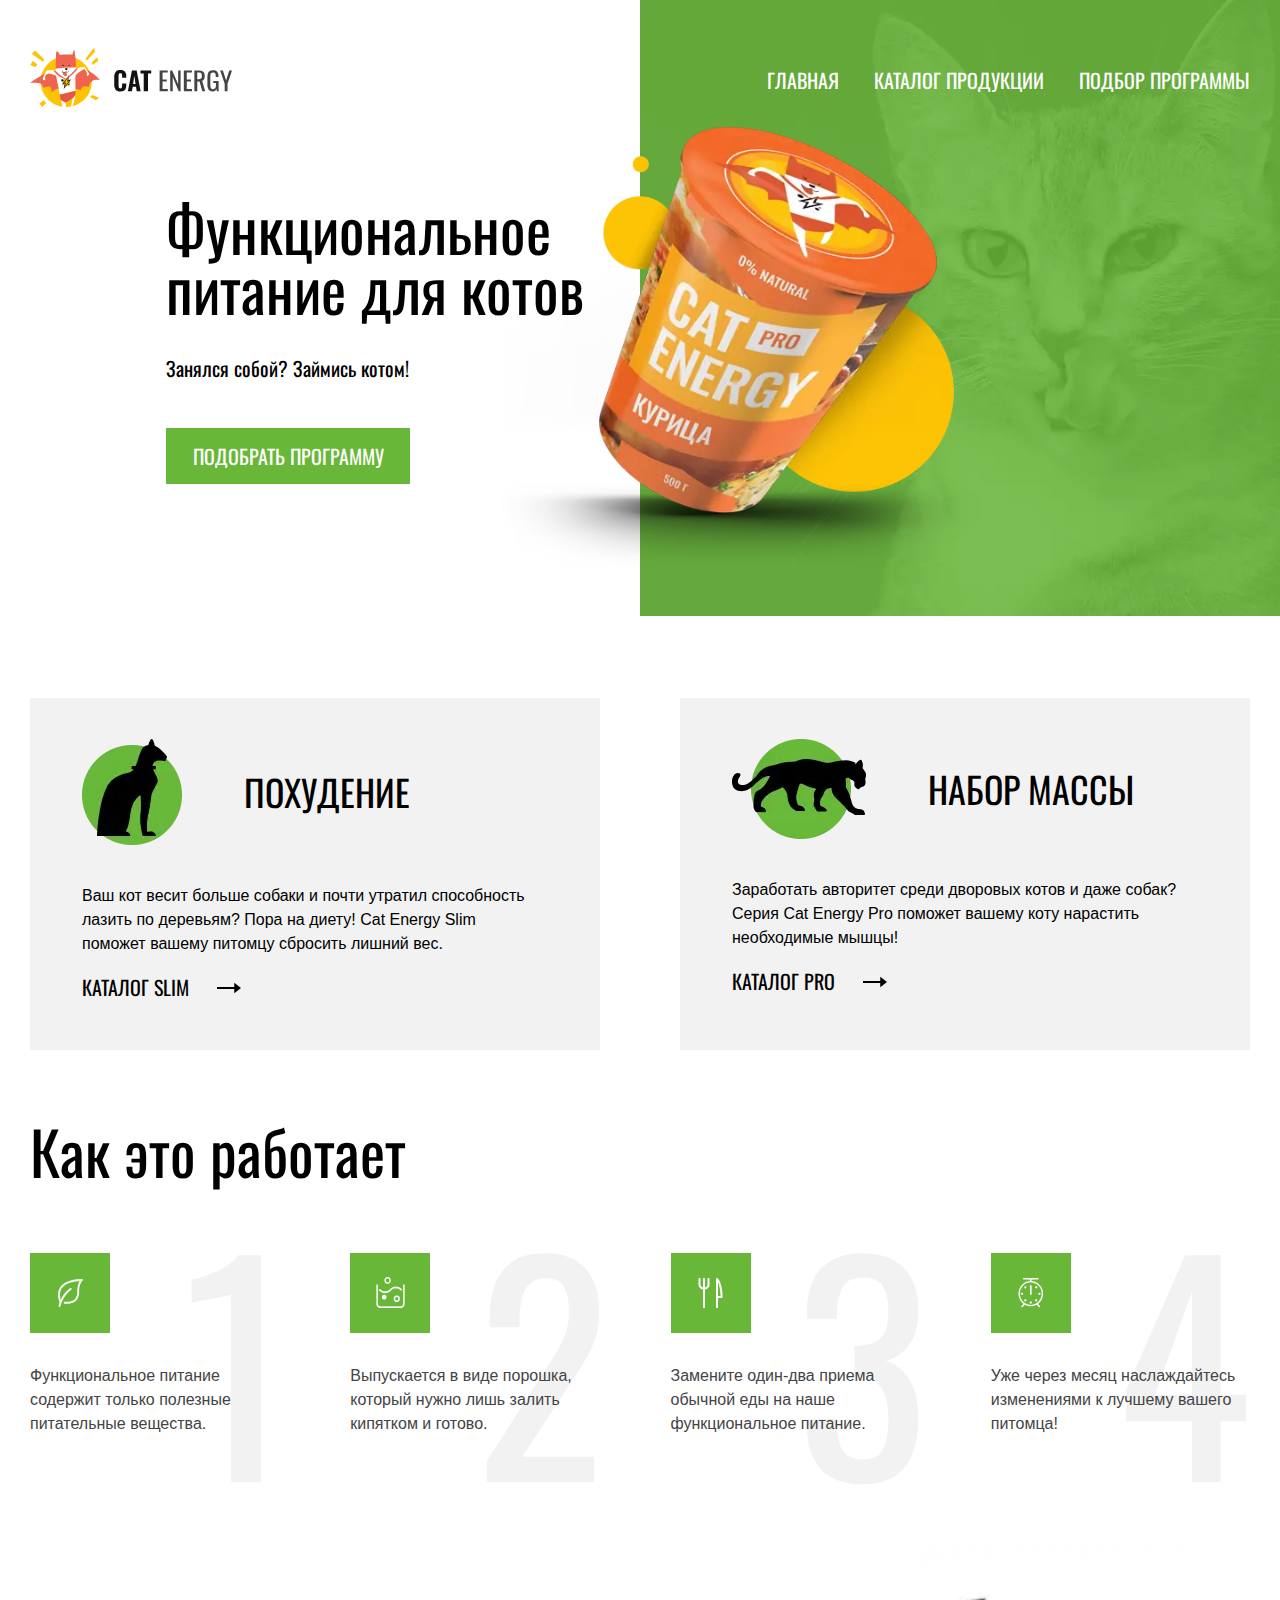
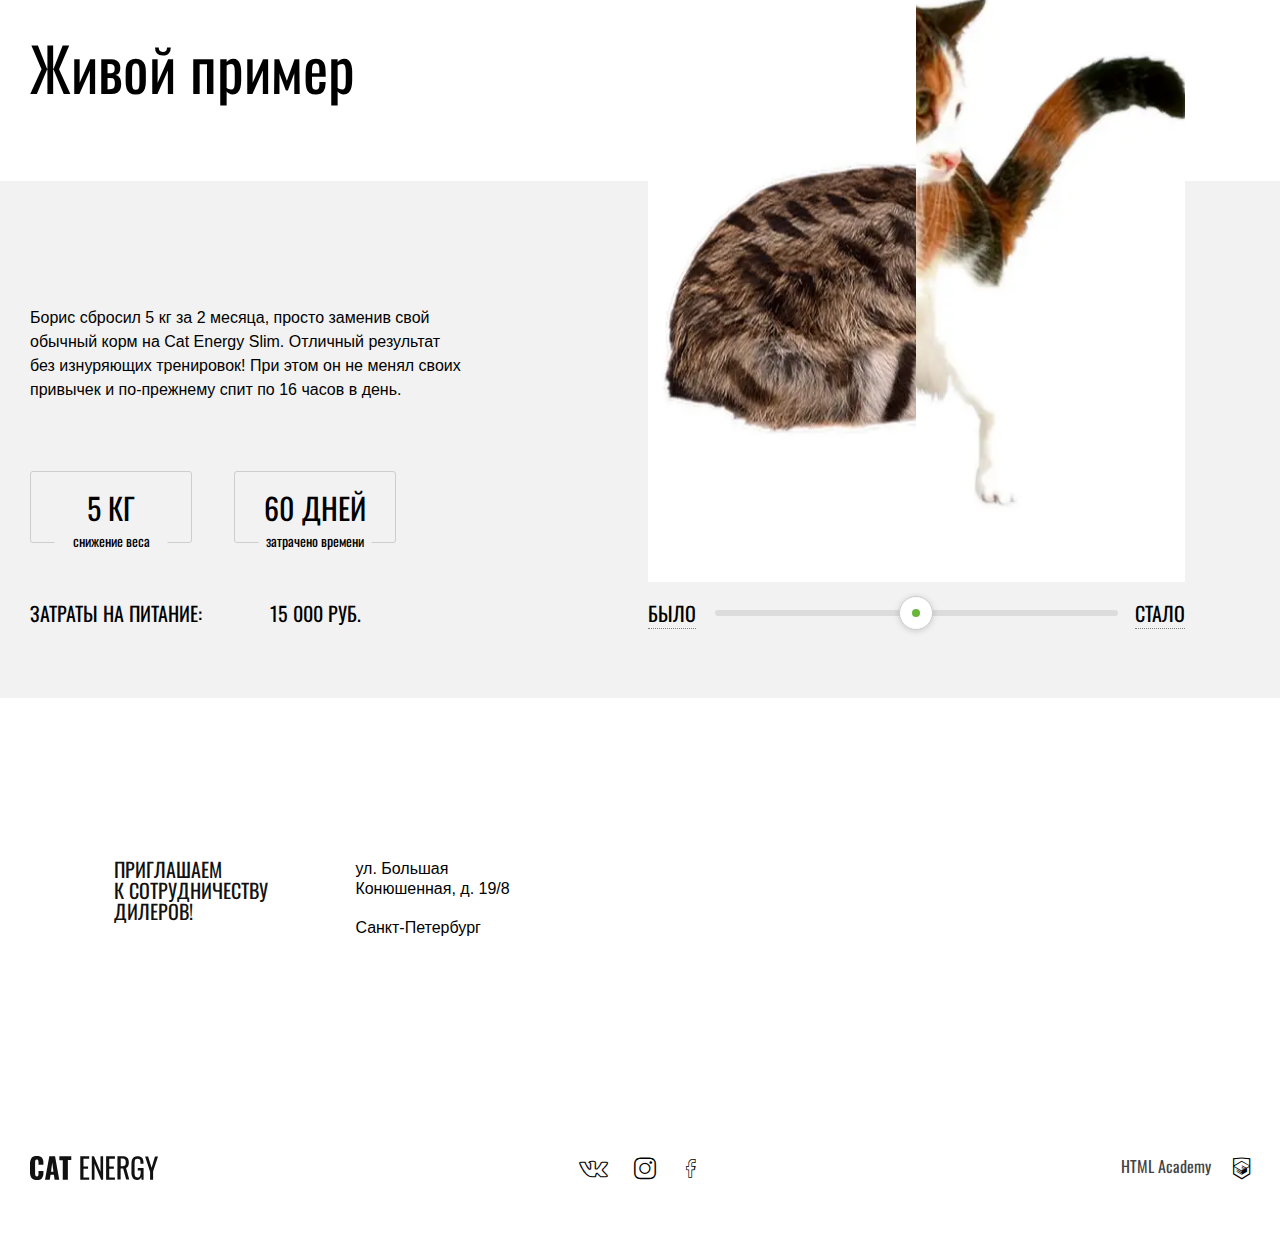
<file: index.html>
<!DOCTYPE html>
<html lang="ru">

<head>
	<title>Cats energy</title>
	<meta charset="UTF-8">
	<meta name="format-detection" content="telephone=no">
	<!-- <style>body{opacity: 0;}</style> -->
	<link rel="stylesheet" href="css/style.min.css?_v=20220719160105">
	<!--<link rel="shortcut icon" href="favicon.ico">-->
	<!-- <meta name="robots" content="noindex, nofollow"> -->
	<meta name="viewport" content="width=device-width, initial-scale=1.0">
	<script src="https://api-maps.yandex.ru/2.1/?apikey=ваш API-ключ&lang=ru_RU&_v=20220719160105">
	</script>
</head>

<body>
	<div class="wrapper">
		<header class="header">
			<div class="header__container ">
				<a href="" class="header__logo">
					<img src="img/header/logo.svg" alt="">
				</a>
				<a href="" class="header__logo-tablet">
					<img src="img/header/logo-tablet.svg" alt="">
				</a>
				<a href="" class="header__logo-mobile__img ">
					<img src="img/header/logo-mobile-image.svg" alt="">
				</a>
				<a href="" class="header__logo-mobile__text">
					<img src="img/header/logo-mobile-text.svg" alt="">
				</a>
				<div class="header__menu menu">
					<nav class="menu__body">
						<ul class="menu__list">
							<li class="menu__item"><a href="#" class="menu__link">главная</a></li>
							<li class="menu__item"><a href="#" class="menu__link">каталог продукции</a></li>
							<li class="menu__item"><a href="#" class="menu__link">подбор программы</a></li>
						</ul>
					</nav>
					<button type="button" class="menu__icon icon-menu"><span></span></button>
				</div>
			</div>
		</header>
		<main class="page">
			<section class="page__cart cart">
				<div class="cart__body __container">
					<div class="cart__content">
						<h1 class="cart__title">Функциональное <br> питание для котов</h1>
						<div class="cart__slogan">Занялся собой? Займись котом!</div>
						<a href="" class="cart__link">подобрать программу</a>
					</div>
					<div class="cart__img-tablet -ibg">
						<picture><source srcset="img/main/cat-cart.webp" type="image/webp"><img src="img/main/cat-cart.png" alt=""></picture>
					</div>
				</div>
				<div class="cart__back -ibg">
					<picture><source srcset="img/main/index-background-desktop.webp" type="image/webp"><img src="img/main/index-background-desktop.jpg" alt=""></picture>
					<div class="cart__img -ibg ">
						<picture><source srcset="img/main/cat-cart.webp" type="image/webp"><img src="img/main/cat-cart.png" alt=""></picture>
					</div>
				</div>
				<div class="cart__back-mobile -ibg">
					<picture><source srcset="img/main/index-background-mobile.webp" type="image/webp"><img src="img/main/index-background-mobile.jpg" alt=""></picture>
				</div>
			</section>
			<section class="page__weight weight">
				<div class="weight__body __container">
					<div class="weight__section">
						<div class="weight__tablet-left">
							<div class="weight__top">
								<div class="weight__img -ibg">
									<picture><source srcset="img/main/weight/cat_back.webp" type="image/webp"><img src="img/main/weight/cat_back.png" alt=""></picture>
								</div>
								<div class="weight__title">
									<h3 class="weight__text">похудение</h3>
								</div>
							</div>
							<div class="weight__midle">
								<p>Ваш кот весит больше собаки и почти утратил способность
									лазить по деревьям? Пора на диету! Cat Energy Slim поможет
									вашему питомцу сбросить лишний вес.</p>
							</div>
							<div class="weight__bottom">
								<a href="" class="weight__bottom-text .">каталог slim</a>
								<div class="weight__bottom-arrow">
									<img src="img/main/weight/arrow.svg" alt="">
								</div>
							</div>
						</div>
						<div class="weight__tablet-right">
							<picture><source srcset="img/main/weight/cat_back-tablet.webp" type="image/webp"><img src="img/main/weight/cat_back-tablet.png" alt=""></picture>
						</div>
					</div>
					<div class="weight__section weight__section_tiger">
						<div class="weight__tablet-left">
							<div class="weight__top">
								<div class="weight__img weight__img_tiger -ibg">
									<picture><source srcset="img/main/weight/tiger_back.webp" type="image/webp"><img src="img/main/weight/tiger_back.png" alt=""></picture>
								</div>
								<div class="weight__title">
									<h3 class="weight__text weight__text_massa">Набор Массы</h3>
								</div>
							</div>
							<div class="weight__midle">
								<p>Заработать авторитет среди дворовых котов и даже собак?
									Серия Cat Energy Pro поможет вашему коту нарастить
									необходимые мышцы!</p>
							</div>
							<div class="weight__bottom">
								<a href="" class="weight__bottom-text">каталог pro</a>
								<div class="weight__bottom-arrow">
									<img src="img/main/weight/arrow.svg" alt="">
								</div>
							</div>
						</div>
						<div class="weight__tablet-right">
							<picture><source srcset="img/main/weight/tiger_back-tablet.webp" type="image/webp"><img src="img/main/weight/tiger_back-tablet.png" alt=""></picture>
						</div>
					</div>
				</div>
			</section>
			<section class="page__how how">
				<div class="how__container">
					<div class="how__body">
						<h2 class="how__title">Как это работает</h2>
						<div class="how__features">
							<article class="how__property property">
								<div class="property__green"><picture><source srcset="img/main/how/1.webp" type="image/webp"><img src="img/main/how/1.png" alt=""></picture></div>
								<div class="property__text">Функциональное питание содержит только полезные питательные
									вещества.</div>
								<div class="property__order">1</div>
							</article>
							<article class="how__property property">
								<div class="property__green"><picture><source srcset="img/main/how/2.webp" type="image/webp"><img src="img/main/how/2.png" alt=""></picture></div>
								<div class="property__text">Выпускается в виде порошка,
									который нужно лишь залить
									кипятком и готово.</div>
								<div class="property__order">2</div>
							</article>
							<article class="how__property property">
								<div class="property__green"><picture><source srcset="img/main/how/3.webp" type="image/webp"><img src="img/main/how/3.png" alt=""></picture></div>
								<div class="property__text">Замените один-два приема
									обычной еды на наше
									функциональное питание.</div>
								<div class="property__order">3</div>
							</article>
							<article class="how__property property">
								<div class="property__green"><picture><source srcset="img/main/how/4.webp" type="image/webp"><img src="img/main/how/4.png" alt=""></picture></div>
								<div class="property__text">Уже через месяц наслаждайтесь изменениями к лучшему вашего питомца!
								</div>
								<div class="property__order">4</div>
							</article>
						</div>
					</div>
				</div>
			</section>
			<section class="page__example example">
				<h2 class="example__title __container">Живой пример</h2>
				<div class="example__body">
					<div class="example__container">
						<div class="example__live live">
							<div class="live__text">Борис сбросил 5 кг за 2 месяца, просто заменив свой обычный корм на Cat
								Energy Slim. Отличный результат без изнуряющих тренировок! При этом он не менял своих привычек и
								по-прежнему спит по 16 часов в день.</div>
							<div class="live__table">
								<div class="live__effect">
									<div class="live__section">
										<div class="live__what">5 КГ</div>
										<div class="live__bottom">снижение веса</div>
									</div>
									<div class="live__section">
										<div class="live__what">60 ДНЕЙ</div>
										<div class="live__bottom">затрачено времени</div>
									</div>
								</div>
								<div class="live__price">
									<span>Затраты на питание:</span>
									<span>15 000 РУБ.</span>
								</div>
							</div>
						</div>
						<div class="example__slider slider">
							<div class="slider__img">
								<div class="slider__before-img -ibg ">
									<picture><source srcset="img/main/exemple/05.webp" type="image/webp"><img src="img/main/exemple/05.png" alt=""></picture>
								</div>
								<div class="slider__after-img -ibg">
									<picture><source srcset="img/main/exemple/07.webp" type="image/webp"><img src="img/main/exemple/07.png" alt=""></picture>
								</div>
							</div>
							<div class="slider__time slider__time_left"><span>Было</span></div>
							<div class=slider__change>
								<div class="slider__mobile">
									<div class="slider__mobile-wrapper">
										<div class="slider__color"></div>
									</div>
								</div>
								<div class="slider__around"></div>
							</div>
							<div class="slider__time slider__time_right"><span>Стало</span></div>
						</div>
					</div>
				</div>
			</section>
			<section class="page__map map">
				<div class="map__content">
					<div class="map__dillers">приглашаем <br>к сотрудничеству<br>дилеров!</div>
					<div class="map__adress">
						<div class="map__sac">ул. Большая <br>Конюшенная, д. 19/8</div>
						<div class="map__sac">Санкт-Петербург</div>
					</div>
				</div>
				<div id="map-test" class="map__body">
				</div>
			</section>
		</main>
		<footer class="footer">
			<div class="footer__container">
				<div class="footer__logo">
					<img src="img/footer/footer-logo 2.svg" alt="">
				</div>
				<div class="footer__social">
					<div class="footer__vk _icon-vk"></div>
					<div class="footer__insta _icon-insta"></div>
					<div class="footer__fb _icon-fb-converted"></div>
				</div>
				<div class="footer__link">
					<div class="footer__text">HTML Academy</div>
					<div class="footer__logo-link _icon-html-academy"></div>
				</div>
			</div>
		</footer>
	</div>
	<!-- <div id="popup" aria-hidden="true" class="popup">
	<div class="popup__wrapper">
		<div class="popup__content">
			<button data-close type="button" class="popup__close">Закрыть</button>
			<div class="popup__text">
				Text
			</div>
		</div>
	</div>
</div> -->
	<script src="js/app.min.js?_v=20220719160105"></script>

</body>

</html>
</file>
<file: css/style.min.css>
@charset "UTF-8";@import url(https://fonts.googleapis.com/css?family=Oswald:regular,500&display=swap);@font-face{font-family:icons;font-display:swap;src:url(../fonts/icons.woff2) format("woff2"),url(../fonts/icons.woff) format("woff");font-weight:400;font-style:normal}[class*=_icon-]:before{font-family:icons;font-style:normal;font-weight:400;font-variant:normal;text-transform:none;line-height:1;-webkit-font-smoothing:antialiased;-moz-osx-font-smoothing:grayscale}[class*=_icon-]:before{display:block}._icon-vk:before{content:"\e900"}._icon-insta:before{content:"\e901"}._icon-fb-converted:before{content:"\e902"}._icon-html-academy:before{content:"\e903"}*{padding:0;margin:0;border:0}*,:after,:before{-webkit-box-sizing:border-box;box-sizing:border-box}body,html{height:100%;min-width:320px}body{color:#000;line-height:1;font-family:Oswald;font-size:1rem;-ms-text-size-adjust:100%;-moz-text-size-adjust:100%;-webkit-text-size-adjust:100%;-webkit-font-smoothing:antialiased;-moz-osx-font-smoothing:grayscale}button,input,textarea{font-family:Oswald;font-size:inherit}button{cursor:pointer;color:inherit;background-color:inherit}a{color:inherit}a:link,a:visited{text-decoration:none}a:hover{text-decoration:none}ul li{list-style:none}img{vertical-align:top}h1,h2,h3,h4,h5,h6{font-weight:inherit;font-size:inherit}.lock body{overflow:hidden;-ms-touch-action:none;touch-action:none}.wrapper{min-height:100%;display:-webkit-box;display:-ms-flexbox;display:flex;-webkit-box-orient:vertical;-webkit-box-direction:normal;-ms-flex-direction:column;flex-direction:column;overflow:hidden}.wrapper>main{-webkit-box-flex:1;-ms-flex:1 1 auto;flex:1 1 auto}.wrapper>*{min-width:0}[class*=__container]{max-width:76.25rem;-webkit-box-sizing:content-box;box-sizing:content-box;margin:0 auto;padding:0 .9375rem}[class*=-ibg]{position:relative}[class*=-ibg] img{position:absolute;width:100%;height:100%;top:0;left:0;-o-object-fit:cover;object-fit:cover}[class*=-ibg_contain] img{-o-object-fit:contain;object-fit:contain}.header{position:absolute;width:100%;top:0;left:0}.header__container{height:160px;display:-webkit-box;display:-ms-flexbox;display:flex;-webkit-box-align:center;-ms-flex-align:center;align-items:center;-webkit-box-pack:justify;-ms-flex-pack:justify;justify-content:space-between}.header__logo{-webkit-box-flex:0;-ms-flex:0 1 202px;flex:0 1 202px;-ms-flex-item-align:center;-ms-grid-row-align:center;align-self:center;margin-top:-5.5px}.header__menu{display:-webkit-box;display:-ms-flexbox;display:flex;-webkit-box-align:center;-ms-flex-align:center;align-items:center;position:relative;z-index:2}.menu__body{display:-webkit-box;display:-ms-flexbox;display:flex;-webkit-box-pack:center;-ms-flex-pack:center;justify-content:center;-webkit-box-align:center;-ms-flex-align:center;align-items:center}.menu__list{display:-webkit-box;display:-ms-flexbox;display:flex}.menu__item:not(:last-child){margin-right:35px}.menu__link{display:inline-block;font-size:20px;line-height:1.5;text-transform:uppercase;position:relative}.menu__link::after{display:block;position:absolute;bottom:0;content:"";height:2px;width:0%;background-color:#fff;-webkit-transition:width .3s ease-in-out;-o-transition:width .3s ease-in-out;transition:width .3s ease-in-out}.menu__link:hover::after{width:100%}.menu-open .menu__body{left:0}.icon-menu{display:none}.footer{height:159px}.footer__social{display:-webkit-box;display:-ms-flexbox;display:flex;font-size:22px}.footer__social div:not(:last-child){margin-right:25px}.footer__link{display:-webkit-box;display:-ms-flexbox;display:flex}.footer__text{font-size:16px;line-height:18px;margin-right:22px;color:#444}.footer__logo-link{font-size:22px}.page__cart{display:-webkit-box;display:-ms-flexbox;display:flex;-webkit-box-pack:justify;-ms-flex-pack:justify;justify-content:space-between;position:relative}.cart__body{position:relative;-webkit-box-flex:0;-ms-flex:0 1 50%;flex:0 1 50%}.cart__img{position:absolute;top:20.5%;left:-21.5%;padding-bottom:69.35%;width:76.667%}.cart__img-tablet{display:none}@supports (font-size:clamp(2.25rem ,1.7338709677rem + 2.5806451613vw ,3.75rem)){.cart__title{font-size:clamp(2.25rem ,1.7338709677rem + 2.5806451613vw ,3.75rem)}}@supports not (font-size:clamp(2.25rem ,1.7338709677rem + 2.5806451613vw ,3.75rem)){.cart__title{font-size:calc(2.25rem + 1.5 * (100vw - 20rem)/ 58.125)}}@supports (margin-bottom:clamp(1.25rem ,0.8198924731rem + 2.1505376344vw ,2.5rem)){.cart__title:not(:last-child){margin-bottom:clamp(1.25rem ,.8198924731rem + 2.1505376344vw ,2.5rem)}}@supports not (margin-bottom:clamp(1.25rem ,0.8198924731rem + 2.1505376344vw ,2.5rem)){.cart__title:not(:last-child){margin-bottom:calc(1.25rem + 1.25 * (100vw - 20rem)/ 58.125)}}@supports (font-size:clamp(0.875rem ,0.7459677419rem + 0.6451612903vw ,1.25rem)){.cart__slogan{font-size:clamp(.875rem ,.7459677419rem + .6451612903vw ,1.25rem)}}@supports not (font-size:clamp(0.875rem ,0.7459677419rem + 0.6451612903vw ,1.25rem)){.cart__slogan{font-size:calc(.875rem + .375 * (100vw - 20rem)/ 58.125)}}.cart__slogan:not(:last-child){margin-bottom:50px}.cart__link{font-size:20px;background:#68b738;text-align:center;text-transform:uppercase;display:inline-block;width:244px;display:-webkit-box;display:-ms-flexbox;display:flex;-webkit-box-align:center;-ms-flex-align:center;align-items:center;-webkit-box-pack:center;-ms-flex-pack:center;justify-content:center;height:56px;color:#fff}.cart__back{-webkit-box-flex:0;-ms-flex:0 0 50%;flex:0 0 50%;padding-bottom:48.16%}.cart__back-mobile{display:none}.page__weight{margin-top:82px}.weight__section{background:#f2f2f2;padding:41px 51px 55px 52px;-webkit-box-flex:0;-ms-flex:0 1 570px;flex:0 1 570px}.weight__section_tiger{padding:41px 51px 55px 52px}@supports (margin-right:clamp(0.0000000625rem ,-1.7204300235rem + 8.6021504301vw ,5rem)){.weight__section:not(:last-child){margin-right:clamp(.0000000625rem ,-1.7204300235rem + 8.6021504301vw ,5rem)}}@supports not (margin-right:clamp(0.0000000625rem ,-1.7204300235rem + 8.6021504301vw ,5rem)){.weight__section:not(:last-child){margin-right:calc(.0000000625rem + 4.9999999375 * (100vw - 20rem)/ 58.125)}}.weight__body{display:-webkit-box;display:-ms-flexbox;display:flex;-webkit-box-pack:justify;-ms-flex-pack:justify;justify-content:space-between}.weight__tablet-left{margin-right:17px}.weight__top{display:-webkit-box;display:-ms-flexbox;display:flex;-webkit-box-align:center;-ms-flex-align:center;align-items:center}.weight__top:not(:last-child){margin-bottom:39px}.weight__img{padding-bottom:23.556%;width:22.223%}@supports (margin-right:clamp(1.1875rem ,0.2627688172rem + 4.623655914vw ,3.875rem)){.weight__img{margin-right:clamp(1.1875rem ,.2627688172rem + 4.623655914vw ,3.875rem)}}@supports not (margin-right:clamp(1.1875rem ,0.2627688172rem + 4.623655914vw ,3.875rem)){.weight__img{margin-right:calc(1.1875rem + 2.6875 * (100vw - 20rem)/ 58.125)}}.weight__img_tiger{padding-bottom:22.225%;width:29.78%}.weight__tablet-right{display:none}.weight__title{font-size:36px;line-height:1;text-transform:uppercase}.weight__text_massa{white-space:nowrap}.weight__midle{font-family:Arial;font-style:normal;font-size:16px;line-height:1.5}.weight__midle:not(:last-child){margin-bottom:25px}.weight__bottom{display:-webkit-box;display:-ms-flexbox;display:flex;-webkit-box-align:center;-ms-flex-align:center;align-items:center}.weight__bottom-text{font-size:20px;line-height:.6666666667;text-transform:uppercase}@supports (margin-right:clamp(0.9375rem ,0.6579301075rem + 1.3978494624vw ,1.75rem)){.weight__bottom-text{margin-right:clamp(.9375rem ,.6579301075rem + 1.3978494624vw ,1.75rem)}}@supports not (margin-right:clamp(0.9375rem ,0.6579301075rem + 1.3978494624vw ,1.75rem)){.weight__bottom-text{margin-right:calc(.9375rem + .8125 * (100vw - 20rem)/ 58.125)}}.weight__bottom-arrow{display:-webkit-box;display:-ms-flexbox;display:flex;-webkit-box-align:center;-ms-flex-align:center;align-items:center}.page__how{margin-top:71px}.how__title{font-size:60px;line-height:1}.how__features{margin-top:72px;display:-ms-grid;display:grid;-ms-grid-columns:(1fr)[4];grid-template-columns:repeat(4,1fr);grid-auto-flow:row;grid-row-gap:90px;grid-column-gap:5%;-webkit-box-pack:justify;-ms-flex-pack:justify;justify-content:space-between}.how__property{position:relative}.property__green{width:80px;height:80px;background:#68b738;display:-webkit-box;display:-ms-flexbox;display:flex;-webkit-box-pack:center;-ms-flex-pack:center;justify-content:center;-webkit-box-align:center;-ms-flex-align:center;align-items:center;margin-bottom:31px}.property__text{font-size:16px;line-height:1.5;font-family:Arial,"Helvetica Neue",Helvetica,sans-serif;color:#444}.property__order{position:absolute;z-index:-1;right:0;top:-37px;color:#f2f2f2;font-size:280px}.page__example{padding-top:261px}.example__container{display:-webkit-box;display:-ms-flexbox;display:flex;-webkit-box-pack:justify;-ms-flex-pack:justify;justify-content:space-between;padding-bottom:75px;margin-top:-214px;-webkit-box-align:end;-ms-flex-align:end;align-items:flex-end}.example__body{position:relative}.example__body::before{content:"";width:100%;height:70%;position:absolute;bottom:0;left:0;background-color:#f2f2f2;z-index:-1}.example__title{margin-top:-60px;margin-bottom:76px;font-size:60px;line-height:1}.example__live{margin-top:70px;-webkit-box-flex:0;-ms-flex:0 1 36.017%;flex:0 1 36.017%}.example__slider{-webkit-box-flex:0;-ms-flex:0 1 54.7%;flex:0 1 54.7%;display:-ms-grid;display:grid;grid-template-areas:"a a a" "b c d";-ms-grid-columns:10% auto 10%;grid-template-columns:10% auto 10%;-webkit-box-align:center;-ms-flex-align:center;align-items:center;-webkit-box-pack:center;-ms-flex-pack:center;justify-content:center;justify-items:center}.live__text{font-family:Arial;font-style:normal;font-weight:400;font-size:16px;line-height:1.5;margin-bottom:69px}.live__effect{display:-webkit-box;display:-ms-flexbox;display:flex;margin-bottom:60px;-ms-flex-wrap:wrap;flex-wrap:wrap}.live__section{border:1px solid #cdcdcd;border-radius:3px;position:relative;z-index:1;-webkit-box-flex:0;-ms-flex:0 0 162px;flex:0 0 162px;height:72px;display:-webkit-box;display:-ms-flexbox;display:flex;-webkit-box-align:center;-ms-flex-align:center;align-items:center;-webkit-box-pack:center;-ms-flex-pack:center;justify-content:center}.live__section:not(:last-child){margin-right:42px}.live__what{font-size:30px;line-height:1.2333333333;text-align:center;position:relative;z-index:-1}.live__bottom{font-size:14px;line-height:1;text-align:center;position:absolute;z-index:2;top:88%;left:50%;-webkit-transform:translate(-50%);-ms-transform:translate(-50%);transform:translate(-50%);right:0;width:113px;background:#f2f2f2}.live__price{font-size:20px;line-height:1;text-transform:uppercase}.live__price span:first-child{margin-right:63px}.slider__img{-ms-grid-row:1;-ms-grid-column:1;-ms-grid-column-span:3;grid-area:a}@supports (width:clamp(19.4375rem ,14.5772849462rem + 24.3010752688vw ,33.5625rem)){.slider__img{width:clamp(19.4375rem ,14.5772849462rem + 24.3010752688vw ,33.5625rem)}}@supports not (width:clamp(19.4375rem ,14.5772849462rem + 24.3010752688vw ,33.5625rem)){.slider__img{width:calc(19.4375rem + 14.125 * (100vw - 20rem)/ 58.125)}}.slider__img img{width:100%;height:100%;display:block;-o-object-fit:cover;object-fit:cover}.slider__controls{display:-ms-grid;display:grid;-ms-grid-columns:50px auto 50px;grid-template-columns:50px auto 50px;grid-gap:15px;-webkit-box-align:center;-ms-flex-align:center;align-items:center;position:relative;top:6px;padding:0 10px 24px 10px}.slider__controls div{display:inline-block}.slider__time{font-size:20px;line-height:1.5;text-transform:uppercase}.slider__time span{border-bottom:1px dotted gray}.slider__time_left{-ms-grid-column-align:left;justify-self:left}.slider__time_right{-ms-grid-column-align:right;justify-self:right}.slider__before-img{position:absolute;left:0;top:0;overflow:hidden;z-index:2;width:50%;height:100%;padding-bottom:113.867%}.slider__after-img{left:0;top:0;overflow:hidden;height:100%;padding-bottom:113.867%}.slider__change{position:relative;height:6px;background:#dcdcdc;border-radius:6px;width:100%}.slider__mobile-wrapper{margin:0 6px;height:100%}.slider__color{background:#68b738;border-radius:6px;height:100%;width:50%}.slider__around{position:relative;left:50%;top:50%;border-radius:100%;width:34px;height:34px;-webkit-transform:translate(-50%,-50%);-ms-transform:translate(-50%,-50%);transform:translate(-50%,-50%);-webkit-filter:drop-shadow(0 1px 3px rgba(0, 0, 0, .16));filter:drop-shadow(0 1px 3px rgba(0, 0, 0, .16));background:#fff;border:1px solid #cdcdcd}.slider__around::after{content:"";position:absolute;background:#68b738;width:8px;height:8px;border-radius:100%;top:50%;left:50%;-webkit-transform:translate(-50%,-50%);-ms-transform:translate(-50%,-50%);transform:translate(-50%,-50%)}.page__map{position:relative}.map__body{width:100%;height:400px;position:relative}[class*=copyrights-pane]{display:none!important}.map__content{position:absolute;z-index:1;top:23.75%;left:3%;display:-webkit-box;display:-ms-flexbox;display:flex;gap:87px;-webkit-box-pack:justify;-ms-flex-pack:justify;justify-content:space-between;background:#fff;padding:0 69px 0 76px}@supports (padding-top:clamp(1.75rem ,0.9327956989rem + 4.0860215054vw ,4.125rem)){.map__content{padding-top:clamp(1.75rem ,.9327956989rem + 4.0860215054vw ,4.125rem)}}@supports not (padding-top:clamp(1.75rem ,0.9327956989rem + 4.0860215054vw ,4.125rem)){.map__content{padding-top:calc(1.75rem + 2.375 * (100vw - 20rem)/ 58.125)}}@supports (padding-bottom:clamp(1.375rem ,0.5793010753rem + 3.9784946237vw ,3.6875rem)){.map__content{padding-bottom:clamp(1.375rem ,.5793010753rem + 3.9784946237vw ,3.6875rem)}}@supports not (padding-bottom:clamp(1.375rem ,0.5793010753rem + 3.9784946237vw ,3.6875rem)){.map__content{padding-bottom:calc(1.375rem + 2.3125 * (100vw - 20rem)/ 58.125)}}.map__dillers{font-size:20px;line-height:1.05;color:#111;text-transform:uppercase}.map__sac{font-family:Arial,"Helvetica Neue",Helvetica,sans-serif;font-size:16px;line-height:1.25}.map__sac:not(:last-child){margin-bottom:19px}@media (min-width:47.99875em){.header__logo-mobile__img{display:none}.header__logo-mobile__text{display:none}.footer__container{display:-webkit-box;display:-ms-flexbox;display:flex;-webkit-box-pack:justify;-ms-flex-pack:justify;justify-content:space-between;-webkit-box-align:center;-ms-flex-align:center;align-items:center;padding:57.5px 30px}.slider__img{margin-bottom:23px;position:relative;height:100%}.slider__mobile{display:none}}@media (min-width:61.99875em){.header__logo-tablet{display:none}.menu__link{color:#fff}.cart__body{margin-top:15.49%;padding-right:3%;padding-left:13%;max-width:708px}.slider__time{-webkit-transform:translateY(5px);-ms-transform:translateY(5px);transform:translateY(5px)}.slider__change{-webkit-transform:translateY(5px);-ms-transform:translateY(5px);transform:translateY(5px)}}@media (max-width:61.99875em){.header__container{height:68px}.header__logo{display:none}.header__logo-tablet{display:block;margin-top:-5.5px}.menu__link{font-size:18px;line-height:.75}.menu__link::after{background-color:#68b738;bottom:-6px}.page__cart{display:block}.cart__img{display:none}.cart__img-tablet{display:block;padding-bottom:86.5%;position:absolute;width:96.1%;z-index:-1;top:67%}.cart__content{margin-top:140px;margin-left:10.2%;position:relative}.cart__back{display:none}.page__weight{margin-top:76%}.weight__section_tiger{padding:41px 28px 55px 52px}.weight__section{-webkit-box-flex:0;-ms-flex:0 0 auto;flex:0 0 auto;margin-right:0!important;display:-webkit-box;display:-ms-flexbox;display:flex}.weight__section:not(:last-child){margin-bottom:30px}.weight__body{display:block;padding:0 30px}.weight__img{display:none}.weight__tablet-right{display:block}.page__how{margin-top:45px}.how__features{-ms-grid-columns:246px 246px;grid-template-columns:246px 246px;-ms-grid-rows:auto auto;grid-template-rows:auto auto;-webkit-box-pack:center;-ms-flex-pack:center;justify-content:center;grid-column-gap:153px}.page__example{margin:0;padding-top:143px;position:relative}.page__example::before{content:"";position:absolute;width:100%;height:1px;background:#e6e6e6;top:-43px}.example__container{display:block;margin-top:0}.example__body::before{height:60%}.example__body{background:inherit}.example__title{margin-bottom:63px;margin-top:0}.live__table{display:-webkit-box;display:-ms-flexbox;display:flex;-webkit-box-pack:justify;-ms-flex-pack:justify;justify-content:space-between}.live__text{margin-bottom:54px}.live__effect{-ms-flex-wrap:inherit;flex-wrap:inherit}.live__bottom{background:#fff}.live__price span:first-child{display:block;margin:11px 0 9px 0}.live__price span:last-child{display:block;text-align:right}.map__content{position:relative;width:100%;top:0;left:0;padding-left:71px;padding-right:72px}}@media (max-width:61.99875em) and (max-width:47.99875em){.page__example::before{display:none}}@media (max-width:47.99875em){.header__container{height:68px}.header__logo-tablet{display:none}.menu__body{-webkit-transition:all .3s;-o-transition:all .3s;transition:all .3s;position:fixed;width:100%;height:89%;bottom:0;left:-100%;background-color:rgba(255,255,255,.932);overflow:auto;-webkit-transition:left .3s;-o-transition:left .3s;transition:left .3s;z-index:50;-webkit-box-align:start;-ms-flex-align:start;align-items:flex-start}.menu__list{-webkit-box-orient:vertical;-webkit-box-direction:normal;-ms-flex-direction:column;flex-direction:column}.menu__item{font-size:40px;margin-bottom:20px}.icon-menu{display:block;position:relative;width:1.875rem;height:1.125rem;cursor:pointer;z-index:5}.icon-menu span,.icon-menu::after,.icon-menu::before{content:"";-webkit-transition:all .3s ease 0s;-o-transition:all .3s ease 0s;transition:all .3s ease 0s;right:0;position:absolute;width:100%;height:.125rem;background-color:#000}.icon-menu::before{top:0}.icon-menu::after{bottom:0}.icon-menu span{top:calc(50% - .0625rem)}.menu-open .icon-menu span{width:0}.menu-open .icon-menu::before{top:calc(50% - .0625rem);-webkit-transform:rotate(-45deg);-ms-transform:rotate(-45deg);transform:rotate(-45deg)}.menu-open .icon-menu::after{bottom:calc(50% - .0625rem);-webkit-transform:rotate(45deg);-ms-transform:rotate(45deg);transform:rotate(45deg)}.footer{height:236px}.footer__logo{display:-webkit-box;display:-ms-flexbox;display:flex;-webkit-box-pack:center;-ms-flex-pack:center;justify-content:center;padding:39px 0 32px 0;border-bottom:1px solid #d9d9d9}.footer__social{-webkit-box-pack:center;-ms-flex-pack:center;justify-content:center;padding:20.5px 0;border-bottom:1px solid #d9d9d9;font-size:17px}.footer__link{-webkit-box-pack:justify;-ms-flex-pack:justify;justify-content:space-between;padding:22px 0;-webkit-box-align:center;-ms-flex-align:center;align-items:center}.footer__text{font-size:16px;line-height:18px}.footer__logo-link{font-size:34px}.cart__body{margin-top:68px}.cart__body{margin-top:68px;position:relative;z-index:1}.cart__img-tablet{width:85%;top:27.1vh}.cart__content{margin-top:95px}.cart__content{margin:0;padding-top:25px}.cart__title{line-height:36px;text-align:center;color:#fff}.cart__title{font-size:36px;color:#fff;text-align:center;line-height:1;margin-top:27px}.cart__slogan{line-height:14px;text-transform:uppercase;color:#fff;text-align:center}.cart__link{width:100%;height:40px;font-size:14px;line-height:18px;margin-top:104.2%}.cart__back{display:none}.cart__back-mobile{display:block;position:absolute;top:0;width:100%;z-index:0;padding-bottom:95.4%}.page__weight{margin-top:6.3%}.weight__section{padding:21px 33px 20px 20px}.weight__body{padding:0 20px}.weight__tablet-left{margin-right:0}.weight__top:not(:last-child){margin-bottom:22px}.weight__img{display:block;-webkit-box-flex:0;-ms-flex:0 0 auto;flex:0 0 auto;padding-bottom:23.35%;width:22.03%}.weight__img_tiger{padding-bottom:22.03%;width:29.52%}.weight__tablet-right{display:none}.weight__title{font-size:24px;line-height:37px}.weight__midle{font-size:14px;line-height:1.2857142857;padding-bottom:23px;border-bottom:1px solid #d9d9d9}.weight__midle:not(:last-child){margin-bottom:15px}.weight__bottom-text{font-size:16px;line-height:1}.page__how{margin-top:45px;margin-bottom:42px}.how__title{font-size:36px;line-height:.85}.how__features{display:block;margin-top:38px}.how__property{display:-webkit-box;display:-ms-flexbox;display:flex;-webkit-box-align:center;-ms-flex-align:center;align-items:center}.how__property:not(:last-child){margin-bottom:20px}.property__green{margin-bottom:0;-webkit-box-flex:0;-ms-flex:0 0 60px;flex:0 0 60px;margin-right:20px;height:60px}.property__order{display:none}.page__example{padding-top:27px;background:#eaeaea;margin:0 0}.example__title{font-size:36px;line-height:1.1111111111;margin-bottom:33px}.example__live{margin-top:0}.live__table{display:block}.live__text{font-size:14px;line-height:1.2857142857;margin-bottom:25px}.live__effect{-webkit-box-pack:center;-ms-flex-pack:center;justify-content:center;margin-bottom:22px}.live__section{-webkit-box-flex:0;-ms-flex:0 0 124px;flex:0 0 124px}.live__section:not(:last-child){margin-right:31px}.live__what{font-size:24px;line-height:1}.live__bottom{background:#eaeaea}.live__price{text-align:center;font-size:14px;line-height:1.4285714286;margin-bottom:42px}.live__price span:first-child{display:inline}.live__price span:last-child{display:inline}.slider__time{opacity:0}.slider__img{position:relative}.slider__change{border:1px solid #cdcdcd;height:14px;background:#fff;width:26.25%;margin-top:35px}.slider__change::before{top:-4px;right:100%;margin-right:19px;position:absolute;content:"было";font-size:16px;line-height:1.25;text-transform:uppercase}.slider__change::after{top:-4px;left:100%;margin-left:19px;position:absolute;content:"стало";font-size:16px;line-height:1.25;text-transform:uppercase}.slider__mobile{position:absolute;height:6px;top:50%;width:100%;-webkit-transform:translate(0,-50%);-ms-transform:translate(0,-50%);transform:translate(0,-50%);-ms-grid-column-align:center;justify-self:center}.slider__around{opacity:0}.map__content{padding:28px 19px 22px 19px;gap:18px}.map__dillers{font-size:1rem;line-height:1.125}.map__sac{font-size:.875rem;line-height:1.2857142857}.map__sac:not(:last-child){margin-bottom:3px}}@media (min-width:61.99875em) and (max-width:1213px){.live__section:not(:last-child){margin-right:10px}}
</file>
